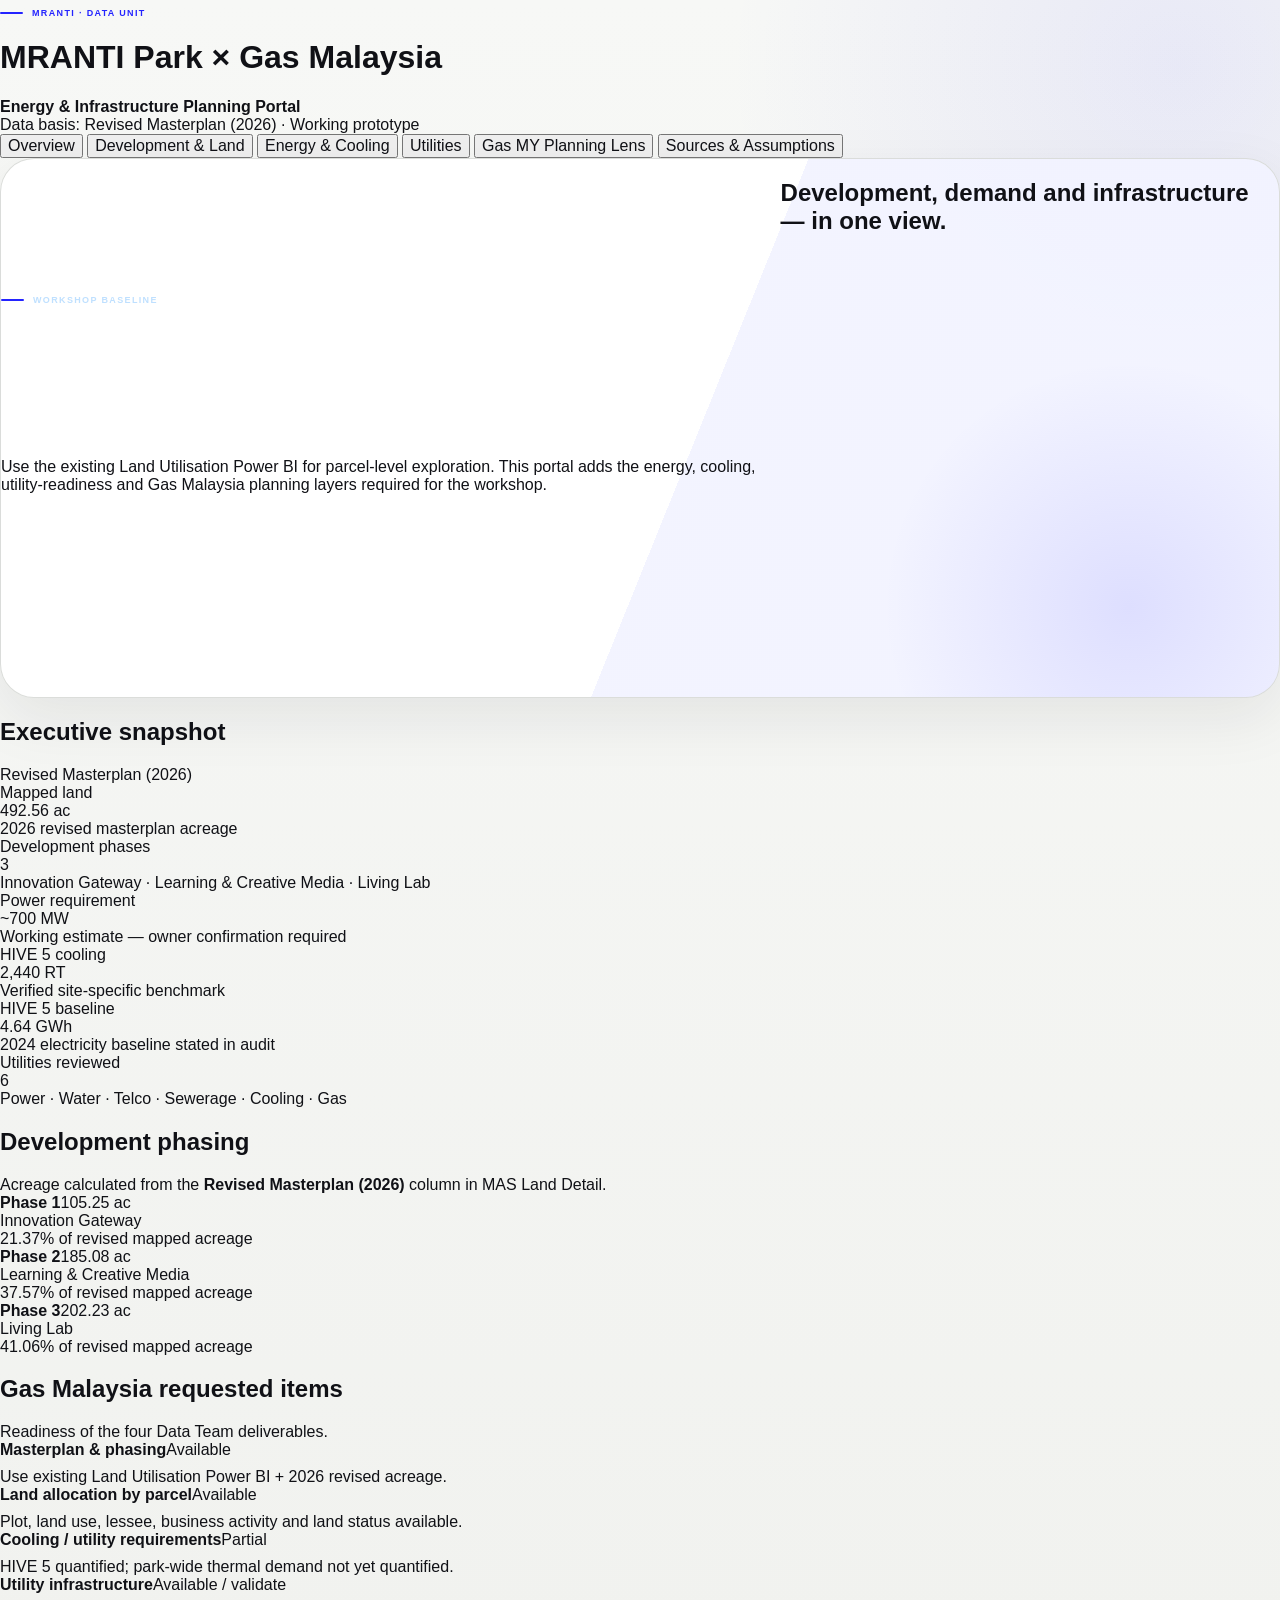
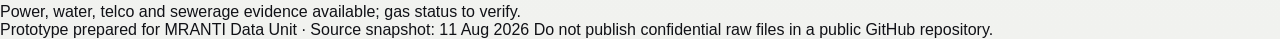
<file: index(1) (1).html>
<!doctype html>
<html lang="en">
<head>
  <meta charset="utf-8">
  <meta name="viewport" content="width=device-width,initial-scale=1">
  <title>MRANTI Park × Gas Malaysia — Energy & Infrastructure Planning Portal</title>
  <meta name="description" content="MRANTI Park development, land, energy and utility planning portal for Gas Malaysia workshop discussions.">
  <link rel="stylesheet" href="styles.css">
</head>
<body>
<header>
  <div class="header-wrap">
    <div class="brand-row">
      <div>
        <div class="eyebrow">MRANTI · Data Unit</div>
        <h1>MRANTI Park × Gas Malaysia</h1>
      </div>
      <div class="header-meta">
        <b>Energy & Infrastructure Planning Portal</b><br>
        Data basis: Revised Masterplan (2026) · Working prototype
      </div>
    </div>
    <nav aria-label="Portal navigation">
      <button class="active" data-view="overview">Overview</button>
      <button data-view="development">Development & Land</button>
      <button data-view="energy">Energy & Cooling</button>
      <button data-view="utilities">Utilities</button>
      <button data-view="planning">Gas MY Planning Lens</button>
      <button data-view="sources">Sources & Assumptions</button>
    </nav>
  </div>
</header>

<main>
<section class="view active" id="overview">
  <div class="hero">
    <div class="eyebrow" style="color:#bfe0ff">Workshop baseline</div>
    <h2>Development, demand and infrastructure — in one view.</h2>
    <p>Use the existing Land Utilisation Power BI for parcel-level exploration. This portal adds the energy, cooling, utility-readiness and Gas Malaysia planning layers required for the workshop.</p>
  </div>

  <div class="section">
    <div class="section-head">
      <div><h2>Executive snapshot</h2><div class="rule"></div></div>
      <span class="badge green">Revised Masterplan (2026)</span>
    </div>
    <div class="kpi-grid">
      <div class="kpi"><div class="label">Mapped land</div><div class="value">492.56 <span class="unit">ac</span></div><div class="note">2026 revised masterplan acreage</div></div>
      <div class="kpi"><div class="label">Development phases</div><div class="value">3</div><div class="note">Innovation Gateway · Learning & Creative Media · Living Lab</div></div>
      <div class="kpi"><div class="label">Power requirement</div><div class="value">~700 <span class="unit">MW</span></div><div class="note">Working estimate — owner confirmation required</div></div>
      <div class="kpi"><div class="label">HIVE 5 cooling</div><div class="value">2,440 <span class="unit">RT</span></div><div class="note">Verified site-specific benchmark</div></div>
      <div class="kpi"><div class="label">HIVE 5 baseline</div><div class="value">4.64 <span class="unit">GWh</span></div><div class="note">2024 electricity baseline stated in audit</div></div>
      <div class="kpi"><div class="label">Utilities reviewed</div><div class="value">6</div><div class="note">Power · Water · Telco · Sewerage · Cooling · Gas</div></div>
    </div>
  </div>

  <div class="section">
    <div class="section-head"><div><h2>Development phasing</h2><div class="subtle">Acreage calculated from the <b>Revised Masterplan (2026)</b> column in MAS Land Detail.</div></div></div>
    <div class="grid-3">
      <div class="phase-card">
        <div class="phase-title"><strong>Phase 1</strong><span>105.25 ac</span></div>
        <div class="subtle">Innovation Gateway</div>
        <div class="bar-track"><div class="bar-fill" style="width:21.37%"></div></div>
        <div class="subtle">21.37% of revised mapped acreage</div>
      </div>
      <div class="phase-card">
        <div class="phase-title"><strong>Phase 2</strong><span>185.08 ac</span></div>
        <div class="subtle">Learning & Creative Media</div>
        <div class="bar-track"><div class="bar-fill" style="width:37.57%"></div></div>
        <div class="subtle">37.57% of revised mapped acreage</div>
      </div>
      <div class="phase-card">
        <div class="phase-title"><strong>Phase 3</strong><span>202.23 ac</span></div>
        <div class="subtle">Living Lab</div>
        <div class="bar-track"><div class="bar-fill" style="width:41.06%"></div></div>
        <div class="subtle">41.06% of revised mapped acreage</div>
      </div>
    </div>
  </div>

  <div class="section">
    <div class="section-head"><div><h2>Gas Malaysia requested items</h2><div class="subtle">Readiness of the four Data Team deliverables.</div></div></div>
    <div class="readiness">
      <div class="ready-card"><strong>Masterplan & phasing</strong><span class="badge green">Available</span><div class="subtle" style="margin-top:9px">Use existing Land Utilisation Power BI + 2026 revised acreage.</div></div>
      <div class="ready-card"><strong>Land allocation by parcel</strong><span class="badge green">Available</span><div class="subtle" style="margin-top:9px">Plot, land use, lessee, business activity and land status available.</div></div>
      <div class="ready-card"><strong>Cooling / utility requirements</strong><span class="badge amber">Partial</span><div class="subtle" style="margin-top:9px">HIVE 5 quantified; park-wide thermal demand not yet quantified.</div></div>
      <div class="ready-card"><strong>Utility infrastructure</strong><span class="badge amber">Available / validate</span><div class="subtle" style="margin-top:9px">Power, water, telco and sewerage evidence available; gas status to verify.</div></div>
    </div>
  </div>
</section>

<section class="view" id="development">
  <div class="section">
    <div class="section-head">
      <div><h2>Development & Land</h2><div class="rule"></div><div class="subtle" style="margin-top:10px">Authoritative land basis: <b>MAS Land Detail → Revised Masterplan (2026)</b>.</div></div>
      <span class="badge green">Verified</span>
    </div>
    <div class="kpi-grid" style="grid-template-columns:repeat(5,minmax(150px,1fr))">
      <div class="kpi"><div class="label">Total mapped land</div><div class="value">492.56 <span class="unit">ac</span></div></div>
      <div class="kpi"><div class="label">Developmental</div><div class="value">66.23 <span class="unit">ac</span></div></div>
      <div class="kpi"><div class="label">Tenured lessee</div><div class="value">163.75 <span class="unit">ac</span></div></div>
      <div class="kpi"><div class="label">Reserve</div><div class="value">51.95 <span class="unit">ac</span></div></div>
      <div class="kpi"><div class="label">Potential (vacant)</div><div class="value">191.08 <span class="unit">ac</span></div></div>
    </div>
  </div>

  <div class="section">
    <div class="section-head">
      <div><h2>Land Utilisation Dashboard</h2><div class="subtle">Existing Power BI remains the detailed parcel-level system of view.</div></div>
      <a class="link-chip" href="https://app.powerbi.com/view?r=eyJrIjoiOTQ0YTMzOTMtMTMxNy00NjY1LWI3NjktN2VlZDdmM2IzNmE2IiwidCI6IjcxYzhjMDNlLTE1NDctNDRiNC05NGE4LWVjYjRjNmVlYzg0NSIsImMiOjEwfQ%3D%3D" target="_blank" rel="noopener">Open Power BI ↗</a>
    </div>
    <div class="callout">Gas MY planning lens: use <b>Phase</b>, <b>Revised Masterplan Land Use</b>, <b>Business Activity</b>, <b>Infrastructure Readiness</b>, <b>Land Status</b> and relevant tenant/parcel information to understand where future utility demand may concentrate.</div>
    <div class="pbi-wrap" style="margin-top:16px">
      <iframe title="MRANTI Land Utilisation Dashboard" src="https://app.powerbi.com/view?r=eyJrIjoiOTQ0YTMzOTMtMTMxNy00NjY1LWI3NjktN2VlZDdmM2IzNmE2IiwidCI6IjcxYzhjMDNlLTE1NDctNDRiNC05NGE4LWVjYjRjNmVlYzg0NSIsImMiOjEwfQ%3D%3D" allowfullscreen="true"></iframe>
    </div>
  </div>
</section>

<section class="view" id="energy">
  <div class="section">
    <div class="section-head"><div><h2>Park-wide energy planning</h2><div class="rule"></div></div><span class="badge amber">Working estimate</span></div>
    <div class="big-demand">
      <div class="previous"><div class="subtle">Earlier projection</div><div class="num">1,100 MW</div></div>
      <div class="arrow">→</div>
      <div><div class="subtle">Current working estimate</div><div class="num">~700 MW</div><div class="subtle" style="margin-top:10px">Indicative development horizon: ~3 years</div></div>
    </div>
    <div class="callout amber"><b>External-use control:</b> confirm the owner and latest basis of the ~700 MW number before the Gas Malaysia workshop. Do not allocate MW by phase until an approved demand phasing exists.</div>
  </div>

  <div class="section">
    <div class="section-head"><div><h2>Existing cooling benchmark — HIVE 5</h2><div class="subtle">Verified energy-audit baseline.</div></div><span class="badge blue">HIVE 5 only</span></div>
    <div class="kpi-grid">
      <div class="kpi"><div class="label">Installed capacity</div><div class="value">2,440 <span class="unit">RT</span></div></div>
      <div class="kpi"><div class="label">Chillers</div><div class="value">4</div><div class="note">3 × 800 RT + 1 × 400 RT</div></div>
      <div class="kpi"><div class="label">Typical weekday load</div><div class="value">70–85<span class="unit">%</span></div></div>
      <div class="kpi"><div class="label">2024 baseline</div><div class="value">4.64 <span class="unit">GWh</span></div></div>
      <div class="kpi"><div class="label">Avg. monthly</div><div class="value">386,381 <span class="unit">kWh</span></div></div>
      <div class="kpi"><div class="label">Electrical supply</div><div class="value" style="font-size:25px">11 kV → 415 V</div></div>
    </div>
    <div class="chiller-stack" style="margin-top:16px">
      <div class="chiller">Chiller 1<strong>800 RT</strong></div>
      <div class="chiller">Chiller 2<strong>800 RT</strong></div>
      <div class="chiller">Chiller 3<strong>800 RT</strong></div>
      <div class="chiller">Chiller 4<strong>400 RT</strong></div>
    </div>
    <div class="callout" style="margin-top:16px"><b>Scope control:</b> this is a HIVE 5 benchmark only and must not be extrapolated as total MRANTI Park cooling demand.</div>
  </div>

  <div class="section">
    <div class="section-head"><div><h2>Audit observations relevant to Gas MY</h2></div></div>
    <div class="grid-3">
      <div class="observation"><b>Controls</b><br><span class="subtle">BMS is not integrated with the operating chillers.</span></div>
      <div class="observation"><b>Operations</b><br><span class="subtle">Chiller sequencing and monitoring rely materially on manual operation.</span></div>
      <div class="observation"><b>Demand management</b><br><span class="subtle">No active demand control was identified in the audit.</span></div>
    </div>
  </div>
</section>

<section class="view" id="utilities">
  <div class="section">
    <div class="section-head"><div><h2>Utility infrastructure register</h2><div class="rule"></div><div class="subtle" style="margin-top:10px">Separates existing evidence from planning needs and future concepts.</div></div></div>
    <div class="utility-grid">
      <div class="utility-card">
        <div class="utility-top"><h3>Electricity</h3><span class="badge amber">Partial / validate</span></div>
        <div class="utility-line"><b>Existing evidence</b><span>TNB billing repository; utility-power parcels; HIVE 5 11 kV supply and measured chiller electrical data.</span></div>
        <div class="utility-line"><b>Planning requirement</b><span>Confirm park-wide demand, grid capacity, phasing, resilience and interconnection.</span></div>
        <div class="utility-line"><b>Confidence</b><span>Park-wide demand still requires confirmation.</span></div>
      </div>
      <div class="utility-card">
        <div class="utility-top"><h3>Water</h3><span class="badge green">Existing evidence</span></div>
        <div class="utility-line"><b>Existing evidence</b><span>Water drawings plus tank, suction-tank and pump-house parcels in the 2026 land data.</span></div>
        <div class="utility-line"><b>Planning requirement</b><span>Map connections to future parcels and validate consumption/capacity where required.</span></div>
        <div class="utility-line"><b>Confidence</b><span>Infrastructure strong; historical consumption data partial.</span></div>
      </div>
      <div class="utility-card">
        <div class="utility-top"><h3>Telecommunications</h3><span class="badge green">Existing evidence</span></div>
        <div class="utility-line"><b>Existing evidence</b><span>Telecom layout drawings, TELCO infrastructure parcel and Telekom Malaysia parcels/tenancy records.</span></div>
        <div class="utility-line"><b>Planning requirement</b><span>Confirm expansion requirements for new development parcels and high-demand tenants.</span></div>
        <div class="utility-line"><b>Confidence</b><span>Strong.</span></div>
      </div>
      <div class="utility-card">
        <div class="utility-top"><h3>Sewerage</h3><span class="badge green">Existing evidence</span></div>
        <div class="utility-line"><b>Existing evidence</b><span>Sewerage technical documentation and a sewerage pump-house parcel in the 2026 land data.</span></div>
        <div class="utility-line"><b>Planning requirement</b><span>Confirm capacity and connection requirements against development phasing.</span></div>
        <div class="utility-line"><b>Confidence</b><span>Infrastructure evidence available.</span></div>
      </div>
      <div class="utility-card">
        <div class="utility-top"><h3>Cooling</h3><span class="badge amber">HIVE 5 verified</span></div>
        <div class="utility-line"><b>Existing evidence</b><span>HIVE 5 central chilled-water plant: 2,440 RT installed capacity.</span></div>
        <div class="utility-line"><b>Planning requirement</b><span>Quantify future precinct thermal loads before testing district-cooling / CCHP feasibility.</span></div>
        <div class="utility-line"><b>Confidence</b><span>Verified for HIVE 5 only.</span></div>
      </div>
      <div class="utility-card">
        <div class="utility-top"><h3>Gas</h3><span class="badge blue">To verify / concept</span></div>
        <div class="utility-line"><b>Existing evidence</b><span>No park-wide existing gas network has been verified from the material reviewed.</span></div>
        <div class="utility-line"><b>Planning opportunity</b><span>Gas receiving, biomethane, Cogen/CCHP and future distribution are discussion opportunities, not committed infrastructure.</span></div>
        <div class="utility-line"><b>Confidence</b><span>Existing network status to verify.</span></div>
      </div>
    </div>
  </div>
</section>

<section class="view" id="planning">
  <div class="section">
    <div class="section-head"><div><h2>Gas Malaysia planning lens</h2><div class="rule"></div><div class="subtle" style="margin-top:10px">Questions for joint technical assessment — not project commitments.</div></div><span class="badge blue">For discussion</span></div>
    <div class="grid-2">
      <div class="question-card">
        <h3>1. Energy supply & resilience</h3>
        <ul><li>Validate future park load and load phasing.</li><li>Assess grid capacity, redundancy and resilience requirements.</li><li>Determine whether distributed or gas-based generation has a technically viable role.</li></ul>
      </div>
      <div class="question-card">
        <h3>2. Cooling & thermal demand</h3>
        <ul><li>Use HIVE 5 as an existing benchmark only.</li><li>Quantify future precinct cooling profiles before sizing any central solution.</li><li>Assess district cooling / CCHP only after demand aggregation is established.</li></ul>
      </div>
      <div class="question-card">
        <h3>3. Green gas / biomethane</h3>
        <ul><li>Assess supply route, certification and off-take requirements.</li><li>Determine whether virtual pipeline or network injection is feasible.</li><li>Keep all biomethane infrastructure labelled as conceptual until approved.</li></ul>
      </div>
      <div class="question-card">
        <h3>4. Utility integration</h3>
        <ul><li>Overlay future development parcels with power, water, telecom and sewerage readiness.</li><li>Identify infrastructure bottlenecks by development phase.</li><li>Agree the data required for a technical/commercial business case.</li></ul>
      </div>
    </div>
  </div>

  <div class="section">
    <div class="section-head"><div><h2>Conceptual Cogen / CCHP architecture</h2><div class="subtle">Illustrative only.</div></div><span class="badge blue">Concept / opportunity</span></div>
    <div class="architecture">
      <div class="node">Natural Gas / Biomethane</div><div class="connector">→</div>
      <div class="node">Gas Receiving Station</div><div class="connector">→</div>
      <div class="node primary">Cogen / CCHP Energy Hub</div><div class="connector">→</div>
      <div class="node">Electricity + Heat Recovery</div><div class="connector">→</div>
      <div class="node">Absorption Chiller</div><div class="connector">→</div>
      <div class="node">Chilled Water to Park Loads</div>
    </div>
    <div class="callout" style="margin-top:16px"><b>Classification:</b> conceptual architecture for feasibility discussion with Gas Malaysia. It is not evidence of approved or existing infrastructure.</div>
  </div>
</section>

<section class="view" id="sources">
  <div class="section">
    <div class="section-head"><div><h2>Sources & assumptions</h2><div class="rule"></div><div class="subtle" style="margin-top:10px">Every externally presented number should retain a source, classification and scope.</div></div></div>
    <div class="table-wrap">
      <table>
        <thead><tr><th>Metric</th><th>Value / position</th><th>Source</th><th>Classification</th><th>Control note</th></tr></thead>
        <tbody>
          <tr><td>2026 land area & phase acreage</td><td>492.56 ac total<br>105.25 / 185.08 / 202.23 ac</td><td>MAS Land Detail — Land Information</td><td><span class="source-class">Verified</span></td><td>Use Revised Masterplan (2026) acreage only.</td></tr>
          <tr><td>Land status acreage</td><td>66.23 / 163.75 / 51.95 / 191.08 ac</td><td>MAS Land Detail — Land Information</td><td><span class="source-class">Verified</span></td><td>Calculated using 2026 revised acreage.</td></tr>
          <tr><td>Park power requirement</td><td>~700 MW</td><td>Gas Malaysia × MRANTI Engagement Report — 22 Apr 2026</td><td><span class="source-class">Working estimate</span></td><td>Confirm owner/latest basis before external presentation.</td></tr>
          <tr><td>HIVE 5 cooling capacity</td><td>2,440 RT</td><td>Energy Audit Report — HIVE 5 Chiller Equipment, 2025</td><td><span class="source-class">Verified</span></td><td>HIVE 5 only.</td></tr>
          <tr><td>HIVE 5 electricity baseline</td><td>4,636,577 kWh (2024)</td><td>Energy Audit Report — HIVE 5 Chiller Equipment, 2025</td><td><span class="source-class">Verified</span></td><td>Audit baseline.</td></tr>
          <tr><td>Gas / Cogen / biomethane</td><td>Conceptual</td><td>Gas Malaysia collaboration working materials</td><td><span class="source-class">Concept / Opportunity</span></td><td>Never present as existing or committed infrastructure.</td></tr>
        </tbody>
      </table>
    </div>
  </div>

  <div class="section">
    <div class="section-head"><div><h2>Status language</h2></div></div>
    <div class="readiness">
      <div class="ready-card"><span class="badge green">Verified</span><div class="subtle" style="margin-top:9px">Supported by an identifiable approved/technical source.</div></div>
      <div class="ready-card"><span class="badge amber">Working estimate</span><div class="subtle" style="margin-top:9px">Available but requires owner confirmation.</div></div>
      <div class="ready-card"><span class="badge blue">Concept / opportunity</span><div class="subtle" style="margin-top:9px">Proposed future option, not committed.</div></div>
      <div class="ready-card"><span class="badge grey">To verify</span><div class="subtle" style="margin-top:9px">Evidence not yet sufficient for a factual claim.</div></div>
    </div>
  </div>
</section>

<div class="footer">
  <span>Prototype prepared for MRANTI Data Unit · Source snapshot: 11 Aug 2026</span>
  <span>Do not publish confidential raw files in a public GitHub repository.</span>
</div>
</main>
<script src="app.js"></script>
</body>
</html>
</file>
<file: styles.css>
:root{
  --blue:#2424ff;
  --blue2:#1010d8;
  --blue-soft:#eef0ff;
  --ink:#101116;
  --muted:#6e727c;
  --bg:#f3f4f2;
  --paper:#fbfbf8;
  --white:#ffffff;
  --line:#e4e5e1;
  --line2:#d5d7d3;
  --green:#1c7b58;
  --greenbg:#eaf7f0;
  --amber:#946000;
  --amberbg:#fff3dd;
  --grey:#777b83;
  --greybg:#eff0f1;
  --shadow:0 20px 60px rgba(21,23,38,.08);
  --shadow-soft:0 10px 30px rgba(21,23,38,.055);
}
*{box-sizing:border-box}
html{scroll-behavior:smooth}
body{
  margin:0;
  font-family:'Poppins',Arial,sans-serif;
  color:var(--ink);
  background:
    radial-gradient(circle at 92% 4%, rgba(36,36,255,.07), transparent 23%),
    linear-gradient(180deg,#f7f8f6 0,#f1f2ef 100%);
  -webkit-font-smoothing:antialiased;
}
button,a{font:inherit}
button{color:inherit}
.top-rule{
  height:4px;
  background:linear-gradient(90deg,var(--blue) 0 74%,#8c8cff 100%);
}

.site-header{
  position:sticky;top:0;z-index:50;
  background:rgba(250,250,248,.88);
  border-bottom:1px solid rgba(210,212,209,.9);
  backdrop-filter:blur(18px);
}
.header-row{
  min-height:86px;
  padding:15px 34px 11px;
  display:flex;align-items:center;justify-content:space-between;gap:30px;
}
.logo-button{border:0;background:none;padding:0;cursor:pointer}
.logo-button img{display:block;width:178px;height:auto}
.header-context{display:flex;flex-direction:column;text-align:right;align-items:flex-end;gap:1px}
.header-context>span{
  font-size:8px;font-weight:800;letter-spacing:.15em;color:var(--blue);
  text-transform:uppercase;
}
.header-context strong{font-size:12px}
.header-context small{font-size:8px;color:var(--muted)}

.main-nav{
  width:max-content;
  margin:0 34px 12px;
  padding:5px;
  display:flex;gap:5px;overflow:auto;
  background:rgba(255,255,255,.78);
  border:1px solid var(--line);
  border-radius:999px;
  box-shadow:0 6px 22px rgba(20,22,36,.035);
}
.main-nav button{
  border:0;background:transparent;
  padding:9px 13px;cursor:pointer;white-space:nowrap;
  font-size:9px;font-weight:600;color:#434650;
  border-radius:999px;
  transition:.18s ease;
}
.main-nav button span{
  display:inline-flex;align-items:center;justify-content:center;
  min-width:21px;height:21px;margin-right:6px;
  border-radius:999px;
  background:#f0f1f3;color:var(--blue);
  font-size:8px;font-weight:800;
}
.main-nav button:hover{background:#f1f1ff;color:var(--blue)}
.main-nav button.active{
  color:#fff;
  background:var(--blue);
  box-shadow:0 8px 22px rgba(36,36,255,.18);
}
.main-nav button.active span{background:rgba(255,255,255,.17);color:#fff}

.page-shell{
  width:min(1500px,calc(100% - 48px));
  margin:auto;
  padding:28px 0 76px;
}
.view{display:none}
.view.active{display:block}

.eyebrow{
  display:inline-flex;align-items:center;gap:9px;
  font-size:9px;font-weight:700;letter-spacing:.15em;color:var(--blue);
  text-transform:uppercase;
}
.eyebrow:before{
  content:"";width:23px;height:2px;background:var(--blue);border-radius:99px;
}

/* HERO — same content, modern energy-tech treatment */
.hero{
  min-height:540px;
  display:grid;
  grid-template-columns:minmax(0,1.22fr) minmax(360px,.78fr);
  position:relative;
  overflow:hidden;
  border-radius:34px;
  background:
    linear-gradient(112deg,rgba(255,255,255,.96) 0 54%,rgba(242,243,255,.94) 54% 100%);
  border:1px solid rgba(216,218,214,.9);
  box-shadow:var(--shadow);
}
.hero:after{
  content:"";
  position:absolute;
  inset:auto -110px -170px auto;
  width:520px;height:520px;
  border-radius:50%;
  background:radial-gradient(circle,rgba(36,36,255,.10),transparent 67%);
  pointer-events:none;
}
.hero-main{
  position:relative;z-index:3;
  padding:62px 62px 54px;
  align-self:center;
}
.hero-main h1{
  margin:21px 0 22px;
  max-width:920px;
  font-size:clamp(56px,6.6vw,98px);
  line-height:.9;
  letter-spacing:-.068em;
  font-weight:700;
}
.hero-main h1 em{
  font-style:normal;
  color:var(--blue);
  position:relative;
}
.hero-main p{
  max-width:720px;
  margin:0;
  font-size:13px;
  line-height:1.65;
  color:var(--muted);
}

.hero-panel{
  position:relative;z-index:3;
  margin:26px 26px 26px 0;
  min-height:488px;
  border-radius:28px;
  color:#fff;
  padding:30px 30px 27px;
  display:flex;flex-direction:column;justify-content:space-between;
  background:
    radial-gradient(circle at 86% 18%,rgba(255,255,255,.17),transparent 28%),
    linear-gradient(160deg,#2c2cff 0%,#1515dc 76%);
  box-shadow:0 22px 55px rgba(36,36,255,.2);
}
.hero-panel-top{
  display:flex;align-items:center;gap:8px;
  font-size:7px;font-weight:700;letter-spacing:.15em;
  text-transform:uppercase;
}
.signal{
  width:8px;height:8px;border-radius:50%;
  background:#b8ff56;
  box-shadow:0 0 0 5px rgba(184,255,86,.13);
}
.hero-panel-copy{margin:45px 0}
.hero-panel-copy strong{
  font-size:clamp(28px,2.2vw,38px);
  line-height:1.07;
  letter-spacing:-.04em;
  font-weight:600;
}
.hero-panel-copy p{
  font-size:10px;line-height:1.65;
  color:rgba(255,255,255,.82);margin:12px 0 0;
}
.hero-stats div{
  padding:12px 0;
  border-top:1px solid rgba(255,255,255,.22);
}
.hero-stats small{
  display:block;
  font-size:7px;letter-spacing:.12em;
  color:rgba(255,255,255,.6);
  margin-bottom:4px;
}
.hero-stats b{font-size:9px;font-weight:600}

/* decorative "renewable-tech" layer, CSS only */
.hero-visual{
  position:absolute;
  right:20.2%;
  bottom:-110px;
  width:480px;height:480px;
  z-index:1;
  pointer-events:none;
}
.hero-visual span{
  position:absolute;inset:50%;
  border-radius:50%;
  transform:translate(-50%,-50%);
  border:1px solid rgba(36,36,255,.16);
}
.hero-visual span:nth-child(1){width:92%;height:92%}
.hero-visual span:nth-child(2){width:68%;height:68%}
.hero-visual span:nth-child(3){width:44%;height:44%}
.hero-visual i{
  position:absolute;left:50%;top:50%;
  width:110px;height:110px;
  transform:translate(-50%,-50%) rotate(22deg);
  background:linear-gradient(145deg,#fff,#d9dbff);
  border:1px solid rgba(36,36,255,.12);
  border-radius:34px;
  box-shadow:0 18px 44px rgba(36,36,255,.11);
}

.index-list{
  margin-top:18px;
  background:rgba(255,255,255,.84);
  border:1px solid var(--line);
  border-radius:28px;
  overflow:hidden;
  box-shadow:var(--shadow-soft);
}
.index-head{
  display:flex;justify-content:space-between;
  padding:14px 20px;
  border-bottom:1px solid var(--line);
}
.index-head span{
  font-size:8px;color:var(--blue);
  font-weight:700;letter-spacing:.13em;
}
.index-head small{font-size:8px;color:var(--muted)}
.index-list button{
  width:100%;
  display:grid;
  grid-template-columns:55px 280px minmax(0,1fr) 88px;
  align-items:center;gap:18px;text-align:left;
  padding:19px 22px;
  background:rgba(255,255,255,.88);
  border:0;border-bottom:1px solid var(--line);
  cursor:pointer;
  transition:.18s ease;
}
.index-list button:last-child{border-bottom:0}
.index-list button:hover{
  background:
    linear-gradient(90deg,rgba(238,238,255,.9),rgba(255,255,255,.9));
  padding-left:27px;
}
.index-list .n{font-size:8px;color:var(--blue);font-weight:800}
.index-list strong{font-size:16px;font-weight:600}
.index-list small{font-size:8px;color:var(--muted)}
.index-list b{justify-self:end;color:var(--blue);font-size:8px}

/* INNER PAGES */
.page-title{
  display:grid;
  grid-template-columns:minmax(0,1fr) minmax(260px,.35fr);
  gap:30px;
  padding:24px 26px 28px;
  margin-bottom:20px;
  background:rgba(255,255,255,.72);
  border:1px solid var(--line);
  border-radius:26px;
}
.page-title .eyebrow{grid-column:1}
.page-title h2{
  grid-column:1;
  margin:7px 0 4px;
  font-size:clamp(46px,5.1vw,74px);
  line-height:.94;letter-spacing:-.055em;
  font-weight:650;
}
.page-title p{
  grid-column:2;grid-row:1 / span 3;
  align-self:end;
  max-width:420px;margin:0;
  font-size:10px;line-height:1.65;color:var(--muted);
}
.utility-title{grid-template-columns:minmax(0,1fr) auto}
.utility-title>div:first-child{display:contents}

.module{
  background:#fff;
  border:1px solid var(--line);
  border-radius:26px;
  margin-bottom:22px;
  overflow:hidden;
  box-shadow:var(--shadow-soft);
}
.module-head{
  display:flex;justify-content:space-between;gap:20px;align-items:end;
  padding:18px 20px;
  border-bottom:1px solid var(--line);
}
.module-head span{
  display:inline-flex;
  padding:5px 8px;
  border-radius:999px;
  background:var(--blue-soft);
  color:var(--blue);
  font-size:7px;font-weight:700;letter-spacing:.11em;
}
.module-head h3{
  margin:7px 0 0;
  font-size:20px;font-weight:600;letter-spacing:-.025em;
}
.module-head a{
  color:var(--blue);text-decoration:none;font-size:8px;font-weight:700;
}
.embed-wrap{
  margin:16px;
  border-radius:20px;
  overflow:hidden;
  border:1px solid var(--line);
}
.embed-wrap iframe{display:block;width:100%;height:780px;border:0}
.doc-image{
  display:flex;position:relative;
  margin:16px;
  background:#f5f6f7;
  border:1px solid var(--line);
  border-radius:20px;
  overflow:hidden;
  text-decoration:none;
}
.doc-image img{width:100%;height:auto;object-fit:contain;display:block;background:#fff}
.doc-image span{
  position:absolute;right:16px;bottom:16px;
  padding:8px 11px;border-radius:999px;
  background:rgba(36,36,255,.96);color:#fff;
  font-size:7px;font-weight:700;
  box-shadow:0 8px 22px rgba(36,36,255,.2);
}

.register{
  background:#fff;
  border:1px solid var(--line);
  border-radius:26px;
  overflow:hidden;
  box-shadow:var(--shadow-soft);
}
.register article{
  display:grid;
  grid-template-columns:45px 190px 180px minmax(0,1fr) 125px;
  gap:16px;align-items:start;
  padding:22px 20px;
  border-bottom:1px solid var(--line);
  transition:.15s ease;
}
.register article:last-child{border-bottom:0}
.register article:hover{background:#f8f8ff}
.reg-no{font-size:7px;color:var(--blue);font-weight:800}
.reg-name{font-size:16px;font-weight:600}
.reg-value{font-size:35px;line-height:.95;letter-spacing:-.04em;font-weight:650}
.reg-value small{font-size:9px;letter-spacing:0}
.reg-value.text{font-size:17px;letter-spacing:-.02em}
.reg-value.faded{color:#bec1c8}
.reg-text b{font-size:9px;font-weight:600}
.reg-text p{margin:4px 0 0;font-size:8px;line-height:1.6;color:var(--muted)}
.reg-text button{
  border:0;background:none;padding:0;margin-top:6px;
  color:var(--blue);font-size:7px;font-weight:700;cursor:pointer;
}
.status{
  display:inline-flex;justify-self:end;
  padding:5px 7px;border-radius:999px;font-size:7px;font-weight:700;
}
.status.green{background:var(--greenbg);color:var(--green)}
.status.amber{background:var(--amberbg);color:var(--amber)}
.status.grey{background:var(--greybg);color:var(--grey)}

.legend{display:flex;gap:12px;flex-wrap:wrap;font-size:7px;color:var(--muted)}
.legend span{display:flex;align-items:center;gap:5px}
.legend i{width:7px;height:7px;border-radius:50%;display:inline-block}
.legend .g{background:var(--green)}
.legend .b{background:var(--blue)}
.legend .x{background:var(--grey)}

.workspace{
  display:grid;
  grid-template-columns:220px minmax(0,1fr);
  background:#fff;
  border:1px solid var(--line);
  border-radius:26px;
  overflow:hidden;
  min-height:700px;
  box-shadow:var(--shadow-soft);
}
.utility-nav{
  border-right:1px solid var(--line);
  background:#f8f8f6;
  padding:8px;
}
.utility-nav button{
  width:100%;
  display:grid;
  grid-template-columns:30px 1fr;
  grid-template-areas:"no title" ". meta";
  gap:2px 5px;
  padding:13px 11px;
  border:0;
  background:transparent;
  border-radius:14px;
  text-align:left;cursor:pointer;
  transition:.15s ease;
}
.utility-nav button+button{margin-top:4px}
.utility-nav button:hover{background:#efefff}
.utility-nav button.active{
  background:var(--blue);color:#fff;
  box-shadow:0 8px 22px rgba(36,36,255,.16);
}
.utility-nav button span{grid-area:no;font-size:7px;color:var(--blue);font-weight:800}
.utility-nav button strong{grid-area:title;font-size:9px;font-weight:600}
.utility-nav button small{grid-area:meta;font-size:7px;color:var(--muted)}
.utility-nav button.active span,.utility-nav button.active small{color:#fff}

.utility-pane{display:none}
.utility-pane.active{display:block}
.utility-summary{
  display:grid;grid-template-columns:260px 1fr;gap:34px;
  padding:22px 25px;
  border-bottom:1px solid var(--line);
}
.utility-summary>div>span{
  font-size:7px;color:var(--blue);font-weight:800;letter-spacing:.12em;
}
.utility-summary h3{margin:5px 0 0;font-size:23px;font-weight:600}
.summary-cols{display:grid;grid-template-columns:1fr 1fr;gap:24px}
.summary-cols small{font-size:7px;color:var(--muted);font-weight:700}
.summary-cols p{margin:5px 0 0;font-size:8px;line-height:1.6}
.browser{display:grid;grid-template-columns:minmax(0,1fr) 330px;min-height:550px}
.preview{
  display:flex;flex-direction:column;
  background:#f4f5f6;
  border-right:1px solid var(--line);
}
.preview-bar{
  display:flex;justify-content:space-between;gap:14px;align-items:center;
  padding:10px 12px;border-bottom:1px solid var(--line);background:#fff;
}
.preview-bar span{
  font-size:7px;font-weight:600;white-space:nowrap;overflow:hidden;text-overflow:ellipsis;
}
.preview-bar a{
  font-size:7px;font-weight:700;color:var(--blue);text-decoration:none;white-space:nowrap;
}
.preview-canvas{
  position:relative;
  display:flex;align-items:center;justify-content:center;
  flex:1;min-height:500px;padding:18px;text-decoration:none;
}
.preview-canvas img{
  width:100%;height:100%;max-height:485px;
  object-fit:contain;background:#fff;
  border-radius:16px;
  box-shadow:0 14px 38px rgba(20,22,35,.09);
}
.preview-canvas>span{
  position:absolute;right:25px;bottom:25px;
  background:rgba(255,255,255,.97);color:var(--blue);
  padding:7px 9px;border-radius:999px;
  font-size:7px;font-weight:700;
  box-shadow:0 7px 22px rgba(20,22,35,.08);
}
.source-list{max-height:550px;overflow:auto}
.source-item{
  width:100%;
  display:grid;grid-template-columns:30px 1fr 18px;gap:6px;
  padding:12px 10px;
  border:0;border-bottom:1px solid var(--line);
  background:#fff;text-align:left;cursor:pointer;
}
.source-item:hover{background:#f7f7ff}
.source-item.selected{background:var(--soft)}
.source-no{font-size:7px;color:var(--blue);font-weight:800}
.source-copy strong{display:block;font-size:7px;line-height:1.4;word-break:break-word}
.source-copy small{display:block;margin-top:3px;font-size:6.5px;color:var(--muted)}
.source-icon{color:var(--blue)}
.concept-list{
  display:grid;gap:1px;padding:22px;background:var(--line);
}
.concept-list a{
  display:grid;grid-template-columns:40px 1fr 20px;
  align-items:center;gap:8px;
  padding:17px;background:#fff;color:var(--ink);text-decoration:none;
}
.concept-list a:hover{background:#f5f5ff}
.concept-list span{font-size:7px;color:var(--blue);font-weight:800}
.concept-list strong{font-size:9px;font-weight:600}
.concept-list small{display:block;margin-top:3px;font-size:7px;color:var(--muted)}
.footnote{font-size:7px;color:var(--muted);margin:9px 3px 0}

.opportunities{
  display:grid;grid-template-columns:repeat(4,1fr);
  gap:12px;
}
.opportunities article{
  min-height:330px;
  padding:24px;
  border:1px solid var(--line);
  border-radius:24px;
  background:#fff;
  display:flex;flex-direction:column;
  box-shadow:var(--shadow-soft);
  transition:.18s ease;
}
.opportunities article:hover{
  transform:translateY(-3px);
  background:#f7f7ff;
  box-shadow:var(--shadow);
}
.opportunities article>span{font-size:7px;color:var(--blue);font-weight:800}
.opportunities h3{
  margin:50px 0 14px;
  font-size:26px;line-height:1.05;letter-spacing:-.03em;font-weight:600;
}
.opportunities p{
  margin:auto 0 0;
  font-size:8px;line-height:1.6;color:var(--muted);
}

footer{
  width:min(1500px,calc(100% - 48px));
  margin:0 auto 30px;
  padding-top:18px;
  border-top:1px solid var(--line);
  display:flex;justify-content:space-between;gap:20px;
  font-size:7px;color:var(--muted);
}

@media(max-width:1050px){
  .hero{grid-template-columns:1fr}
  .hero-panel{margin:0 26px 26px;min-height:320px}
  .hero-visual{right:-80px}
  .index-list button{grid-template-columns:45px 220px 1fr 70px}
  .page-title{grid-template-columns:1fr}
  .page-title p{grid-column:1;grid-row:auto}
  .register article{grid-template-columns:40px 160px 160px 1fr}
  .status{grid-column:4}
  .workspace{grid-template-columns:190px 1fr}
  .browser{grid-template-columns:1fr}
  .preview{border-right:0}
  .source-list{max-height:300px;border-top:1px solid var(--line)}
  .opportunities{grid-template-columns:repeat(2,1fr)}
}
@media(max-width:720px){
  .header-row{padding:13px 15px}
  .logo-button img{width:145px}
  .header-context{max-width:175px}
  .main-nav{margin:0 12px 10px}
  .page-shell{width:calc(100% - 28px);padding-top:20px}
  .hero{border-radius:24px}
  .hero-main{padding:38px 27px}
  .hero-panel{margin:0 14px 14px;padding:28px 24px;border-radius:22px}
  .hero-visual{display:none}
  .index-list{border-radius:22px}
  .index-list button{
    grid-template-columns:35px 1fr;
    grid-template-areas:"n t" ". d" ". g";
    gap:5px 10px;
  }
  .index-list .n{grid-area:n}
  .index-list strong{grid-area:t}
  .index-list small{grid-area:d}
  .index-list b{grid-area:g;justify-self:start}
  .register article{grid-template-columns:32px 1fr;gap:8px}
  .reg-value,.reg-text,.status{grid-column:2;justify-self:start}
  .workspace{grid-template-columns:1fr;border-radius:22px}
  .utility-nav{
    display:flex;overflow:auto;
    border-right:0;border-bottom:1px solid var(--line);
  }
  .utility-nav button{min-width:160px}
  .utility-summary{grid-template-columns:1fr}
  .summary-cols{grid-template-columns:1fr}
  .embed-wrap iframe{height:620px}
  .opportunities{grid-template-columns:1fr}
  footer{width:calc(100% - 28px);flex-direction:column}
}
</file>
